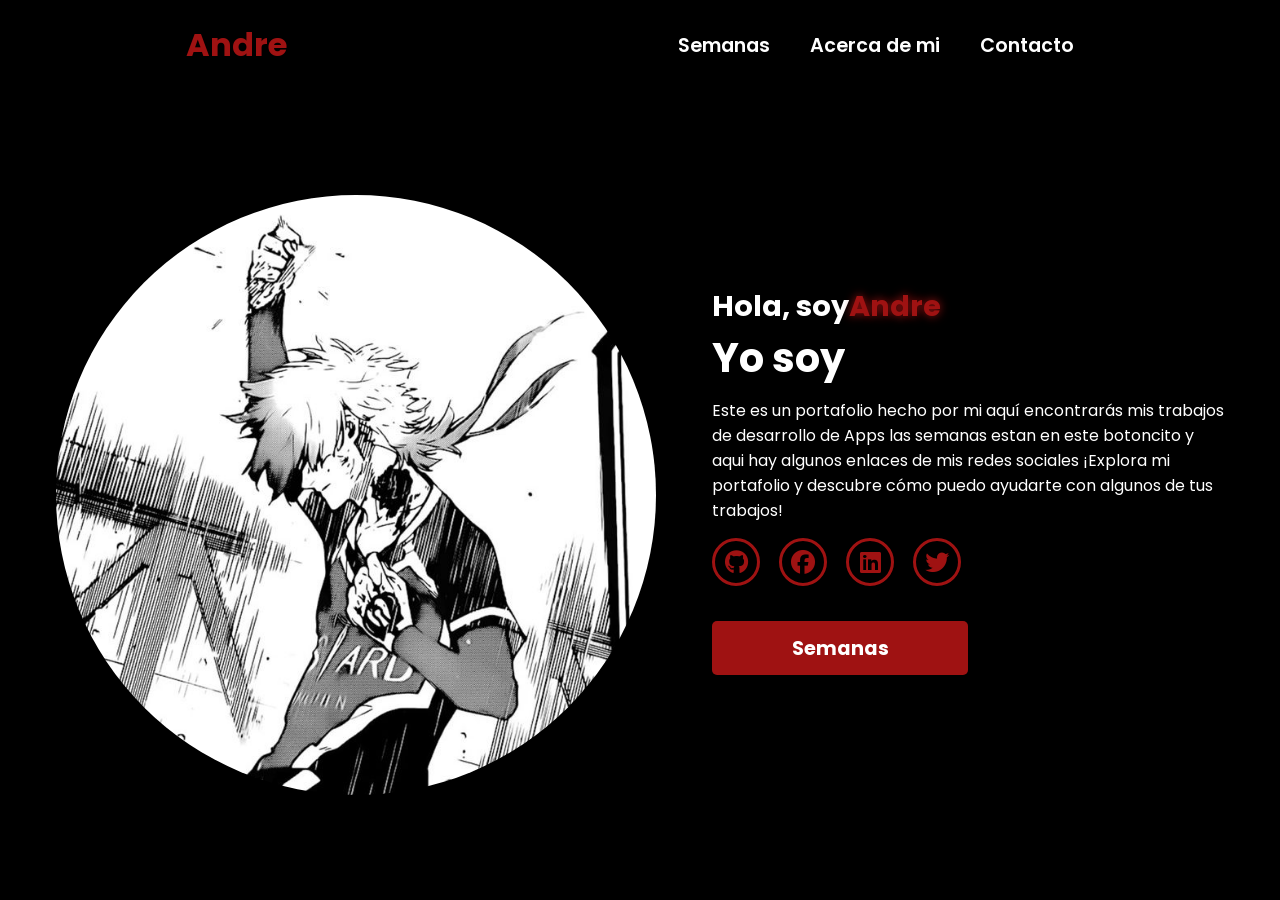
<file: index.html>
<!DOCTYPE html>
<html lang="en">
<head>
    <meta charset="UTF-8">
    <meta name="viewport" content="width=device-width, initial-scale=1.0">
    <link rel="stylesheet" href="https://cdnjs.cloudflare.com/ajax/libs/font-awesome/6.5.1/css/all.min.css">
    <link rel="stylesheet" href="https://unpkg.com/aos@next/dist/aos.css" />
    <link rel="stylesheet" href="style.css">
    <title>Portafolio</title>
</head>
<body>
    <nav>
        <div class="nav-container">
           <div class="logo" data-aos="zoom-in" data-aos-duration="1500">
               <span>Andre</span>
           </div>
           <div class="links">
              <div class="links" data-aos="fade-up" data-aos-duration="1500" data-aos-delay="100"><a href="Semanas.html">Semanas</a></div>
              <div class="links" data-aos="fade-up" data-aos-duration="1500" data-aos-delay="200"><a href="">Acerca de mi</a></div>
              <div class="links" data-aos="fade-up" data-aos-duration="1500" data-aos-delay="300"><a href="">Contacto</a></div>
            </div>
        </div>
        <i class="fa-solid fa-bars hamburg" onclick="hamburg()"></i>
            <div class="dropdown"> 
               <a href="">Semanas</a>
               <a href="">Acerca de mi</a>
               <a href="">Contacto</a>
              <i class="fa-solid fa-xmark cancel" onclick="cance()"></i>
          </div>
    </nav>
    <section>
        <div class="main-container">
            <div class="image" data-aos="zoom-in-right" data-aos-duration="3000" >
                <img src="main.jpg" alt="">
            </div>
            <div class="content">
                <h1 data-aos="fade-rigth" data-aos-duration="1500" data-aos-delay="700">Hola, soy<span>Andre</span></h1>
                <h2 class="typing-text" data-aos="fade-left" data-aos-duration="1500" data-aos-delay="900" >Yo soy<span></span></h2>
                <p data-aos="flip-up" data-aos-duration="1500" data-aos-delay="1100">Este es un portafolio hecho por mi aquí encontrarás mis trabajos de desarrollo de Apps las semanas estan en este botoncito y aqui hay algunos enlaces de mis redes sociales ¡Explora mi portafolio y descubre cómo puedo ayudarte con algunos de tus trabajos!</p>
                <div class="social-links">
                    <a href="" data-aos="zoom-out" data-aos-duration="1500" data-aos-delay="1200"><i class="fa-brands fa-github"></i></a>
                    <a href="" data-aos="zoom-out" data-aos-duration="1500" data-aos-delay="1300"><i class="fa-brands fa-facebook"></i></a>
                    <a href="" data-aos="fade-up" data-aos-duration="1500" data-aos-delay="1400"><i class="fa-brands fa-linkedin"></i></a>
                    <a href="" data-aos="fade-up" data-aos-duration="1500" data-aos-delay="1500"><i class="fa-brands fa-twitter"></i></a>
                </div>
            <div class="btn" data-aos="fade-up" data-aos-duration="1500" data-aos-delay="1700">
                <a href="Semanas.html">
                <button >Semanas</button>
                </a>
            </div>          
        </div>
    </section>
    <script src="https://unpkg.com/aos@next/dist/aos.js"> </script> 
    <script> 
      AOS.init({offset:0});
    </script>
    <script>
        function hamburg(){
            const navbar = document.querySelector(".dropdown")
            navbar.style.transform = "translateY(0px)"
        }
        function cance(){
            const navbar = document.querySelector(".dropdown")
            navbar.style.transform = "translateY(-400px)"
        }
    </script>
</body>
</html>
</file>
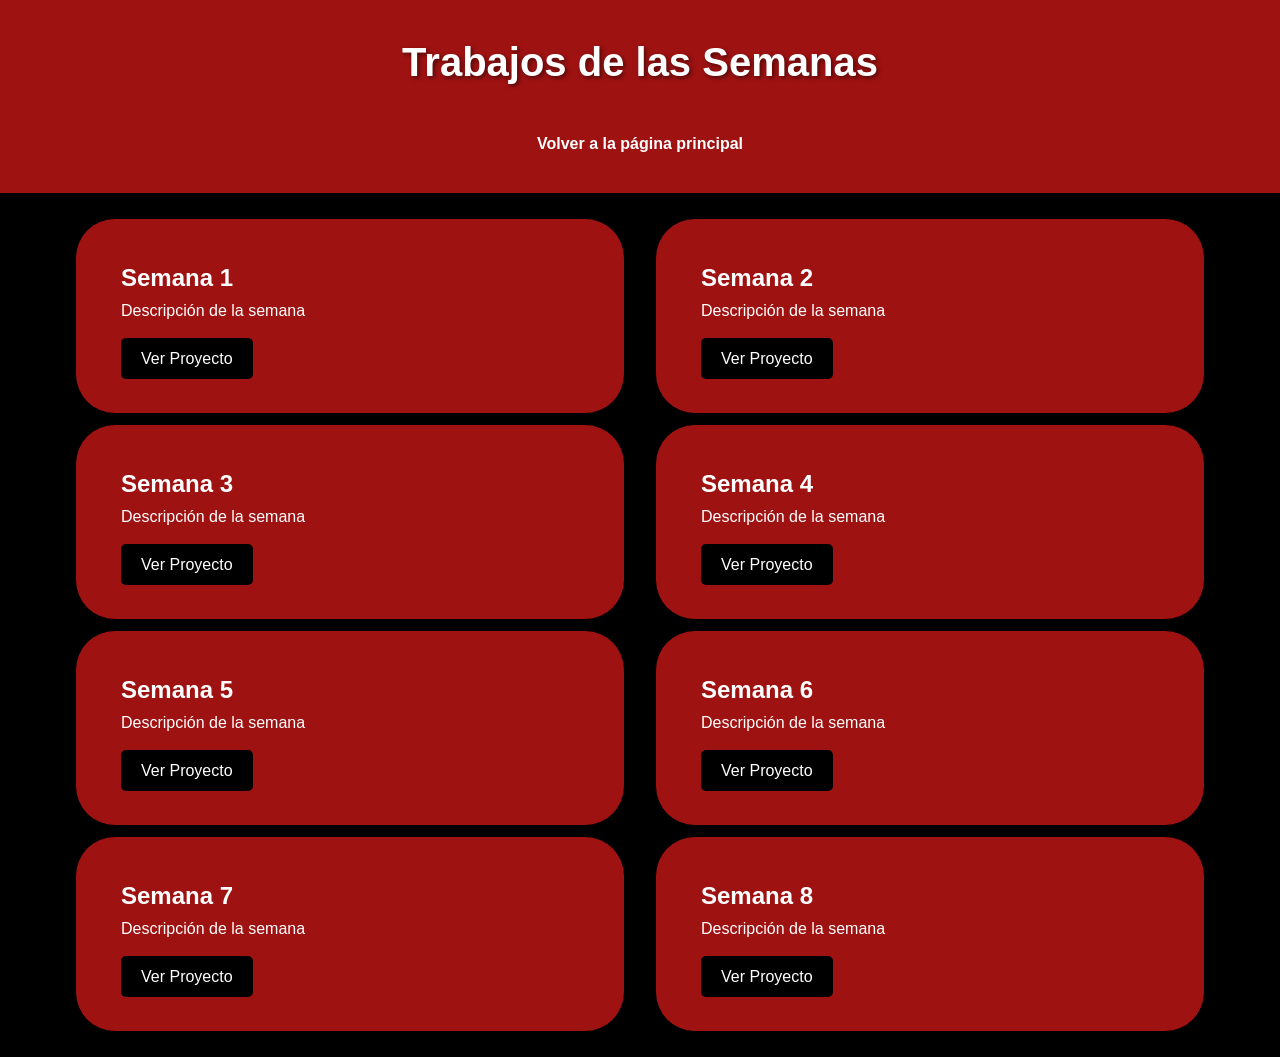
<file: Semanas.html>
<!DOCTYPE html>
<html lang="es">
<head>
  <meta charset="UTF-8">
  <meta name="viewport" content="width=device-width, initial-scale=1.0">
  <title>Tareas por Semanas - Programación de Aplicaciones Móviles Web</title>  
  <link rel="stylesheet" href="style2.css">
  <link rel="stylesheet" href="https://cdnjs.cloudflare.com/ajax/libs/font-awesome/6.0.0-beta3/css/all.min.css">
  

</head>
<body>
    <header>
        <h1><i class=""></i> Trabajos de las  Semanas</h1>
        <nav>
          <ul>
            <li><a href="index.html"><i class="casa"></i> Volver a la página principal</a></li>
          </ul>
        </nav>
  </header>
  <main>
   <section id="proyectos" class="section fade-in">
            <div class="card-deck">
                <div class="card animate-entry">            
                    <div class="card-body">
                        <h5 class="card-title">Semana 1</h5>
                        <p class="card-text">Descripción de la semana</p>
                        <a href="" class="btn btn-primary">Ver Proyecto</a>
                    </div>
                </div>
                <div class="card animate-entry">
                    <div class="card-body">
                        <h5 class="card-title">Semana 2</h5>
                        <p class="card-text">Descripción de la semana</p>
                        <a href="" class="btn btn-primary">Ver Proyecto</a>
                    </div>
                </div>
            </div>
            <div class="card-deck">
                <div class="card animate-entry">
                    <div class="card-body">
                        <h5 class="card-title">Semana 3</h5>
                        <p class="card-text">Descripción de la semana</p>
                        <a href="" class="btn btn-primary">Ver Proyecto</a>
                    </div>
                </div>
                <div class="card animate-entry">
                    <div class="card-body">
                        <h5 class="card-title">Semana 4</h5>
                        <p class="card-text">Descripción de la semana</p>
                        <a href="" class="btn btn-primary">Ver Proyecto</a>
                    </div>
                </div>
            </div>
            <div class="card-deck">
                <div class="card animate-entry">
                    <div class="card-body">
                        <h5 class="card-title">Semana 5</h5>
                        <p class="card-text">Descripción de la semana</p>
                        <a href="link_a_repo" class="btn btn-primary">Ver Proyecto</a>
                    </div>
                </div>
                <div class="card animate-entry">
                    <div class="card-body">
                        <h5 class="card-title">Semana 6</h5>
                        <p class="card-text">Descripción de la semana</p>
                        <a href="link_a_repo" class="btn btn-primary">Ver Proyecto</a>
                    </div>
                </div>
            </div>
            <div class="card-deck">
                <div class="card animate-entry">
                    <div class="card-body">
                        <h5 class="card-title">Semana 7</h5>
                        <p class="card-text">Descripción de la semana </p>
                        <a href="link_a_repo" class="btn btn-primary">Ver Proyecto</a>
                    </div>
                </div>
                <div class="card animate-entry">
                    <div class="card-body">
                        <h5 class="card-title">Semana 8</h5>
                        <p class="card-text">Descripción de la semana</p>
                        <a href="link_a_repo" class="btn btn-primary">Ver Proyecto</a>
                    </div>
                </div>
            </div>
        </section>
  </main>

</body>
</html>
</file>
<file: style.css>
@import url('https://fonts.googleapis.com/css?family=Poppins:wght@100;200;300;400;500;600&display=swap');

*{
    padding: 0;
    margin: 0;
    font-family: 'Poppins',sans-serif;
    box-sizing: border-box;
}

body{
    width: 100%;
    height: 100vh;
    overflow: hidden;
    background-color: black;
}

nav{
    width: 100%;
    height: 10vh;
    position: sticky;
}

.nav-container{
    width: 100%;
    height: 100%;
    display: flex;
    justify-content: space-around;
    align-items: center;

}

.nav-container .logo span{
    font-size: 2rem;
    font-weight: bold;
    color: rgb(159, 18, 18);
}

.hamburg,
.cancel{
    cursor: pointer;
    position: absolute;
    right: 15px;
    top: 10px;
    color: white;
    font-size: clamp(2.5rem, 0.5rem + 5vw, 3rem);
    display: none;
}

.nav-container .links{
    display: flex;
}   

.nav-container .links a{
    font-size: 1.2rem;
    color: white;
    margin: 0 20px;
    text-decoration: none;
    font-weight: 550;
    transition: 0.3s linear;
}

.nav-container .links a:hover{
    color: rgb(159, 18, 18);
    border-bottom: 2px solid rgb(159, 18, 18);
}

.dropdown{
    z-index: 10;
    position: absolute;
    top: 0;
    transform: translateY(-400px);
    width: 100%;
    height: auto;
    backdrop-filter: blur(5px)brightness(40%);
    box-shadow: 0 0 20px black;
    transition: 0.2s linear;
}

.dropdown a{
    display: flex;
    color: white;
    text-decoration: none;
    padding: 10px 0;  
    justify-content: center;
    align-items: center;
    transition: 0.3s linear;
}

.dropdown a:hover{
    background-color: rgb(159, 18, 18);
}

section{
    width: 100%;
    height: 90vh;
}

.main-container{
    width: 100%;
    height: 100%;
    display: flex;
    justify-content: space-evenly;
    align-items: center;
}

.main-container .image{
    width: 600px; 
    height: 600px; 
    overflow: hidden;
    border-radius: 50%;

}

.main-container .image img{
    width: 100%;
    height: 100%;
    object-fit: cover;

    
}

.main-container .image img:hover{
    animation: animate 1.5s ease-in-out infinite;
}

@keyframes animate {
    0% {
        transform: scale(1);
    }
    50% {
        transform: scale(1.05);
    }
    100% {
        transform: scale(1);
    }
}

.main-container .content{
    color: white;
    width: 40%;
    min-height: 100px;
}

.content h1{
    font-size: clamp(1rem, 1rem + 5vw, 1.8rem);
}

.content h1 span{
    font-weight: 700;
    text-shadow: 0 0 10px rgb(159, 18, 18);
    color: rgb(159, 18, 18);
}

.typing-text{
    font-size: clamp(1rem, 1rem + 5vw, 2.5rem);
    font-weight: 700;
    position: relative;  
    
}

.typing-text span::before{
    content: "";
    color: rgb(159, 18, 18);
    animation: words 20s infinite;
}

.typing-text span::after{
    content: "";
    background-color: black;
    position: absolute;
    width: calc(100% + 8px);
    height: 100%;
    border-left: 3px solid black;
    right: -8;
    animation: cursor 0.5s infinite;
}

@keyframes cursor {
    to{
        border-left: 3px solid white;
    }
    
}

@keyframes words {
    0%, 50% {
        content: "Estudiante";
    }
    51%, 100% {
        content: "Programador";
    }

}

.content p{
    font-size: clamp(0.4rem,0.2rem + 9vw, 1rem);
    margin: 10px 0; 
}

.social-links i{
    display: inline-flex;
    justify-content: center;
    align-items: center;
    width: 3rem;
    height: 3rem;
    background-color: transparent;
    border: 0.2rem solid rgb(159, 18, 18);
    border-radius: 50%;
    color: rgb(159, 18, 18);
    margin: 5px 15px 5px 0;
    font-size: 1.5rem;
    transition: 0.2s linear;
}

.social-links i:hover{
    scale: 1.3;
    filter: drop-shadow(0 0 10px rgb(159, 18, 18));
    background-color: rgb(159, 18, 18);
    color: white;
}

.content button{
    width: 50%;
    height: 6vh;
    margin: 30px 0;
    background-color: rgb(159, 18, 18);
    color: white;
    border: none;
    outline: none;
    font-size: 120%;
    font-weight: 700;
    border-radius: 5px;
    transition: 0.2s linear;
}

.content button:hover{
    scale: 1.1;
    color: rgb(159, 18, 18);
    border: 2px solid rgb(159, 18, 18);
    background-color: transparent;
    box-shadow: 0 0 40px 5px rgb(159, 18, 18);

}

@media (max-width:884px) {

    nav .logo{
        position: absolute;
        top: 16px;
        left: 15px;
        font-size: 1.5rem;
    }

    .main-container{
        display: flex; 
        flex-direction: column; 
    }
    .nav-container .links{ 
        display: none; 
    } 
    
    .hamburg, 
    .cancel{ 
        display: block; 
    }

    .main-container .content{
        width: 80%; 
        margin-top: -40px;
    }

    .social-links i{
        width: 2.5rem;
        height: 2.5rem;
        font-size: 1.5rem;
    }

    .typing-text{
        font-size: 2rem;
    }

    .main-container .image{
        z-index: -1;
        width: 50%;
        height: 35%;
    }
    
}

@media (max-width:440px) {
    .main-container .image{
        width: 67%;
        height: 35%;
    }

    .main-container .content{
        width: 80%;
    }

    .main-container button{
         margin-top: 15px;
    }
}
</file>
<file: style2.css>
* {
    margin: 0;
    padding: 0;
    box-sizing: border-box;
}

/* Estilos generales */
body {
    font-family: Arial, sans-serif;
    background-color: black;
}

/* Encabezado */
header {
    background-color: rgb(159, 18, 18);
    color: white;
    padding: 40px;
    text-align: center;
}

header h1 {
  margin: 0 0 20px; /* Espacio debajo del título */
  font-size: 2.5em;
  position: relative;
  z-index: 1;
  text-shadow: 2px 2px 4px rgba(0, 0, 0, 0.5);
}

nav {
  position: relative;
  z-index: 1;
  margin-top: 50px; /* Espacio encima del nav */
}

nav ul {
  list-style: none;
  padding: 0;
  margin: 1em 0 0;
}

nav li {
  display: inline-block;
  margin: 0 20px; /* Espacio entre elementos de nav */
}

nav a {
  color: white;
  text-decoration: none;
  font-weight: bold;
  transition: color 0.3s ease, transform 0.3s ease;
  display: inline-block;
}

nav a:hover {
    color: white; /* Cambia de color al pasar el mouse */
    border-bottom: 2px solid white; /* Agrega un borde inferior */
}

/* Sección principal */
main {
    padding: 20px;
}

/* Estilos de la sección de proyectos */
#proyectos {
    display: flex;
    flex-direction: column;
    align-items: center; /* Centra los elementos hijos */
}

/* Estilos de la tarjeta */
.card-deck {
    display: flex;
    flex-wrap: wrap; /* Permite que las tarjetas se ajusten */
    justify-content: center; /* Centra las tarjetas horizontalmente */
    gap: 20px; /* Espacio entre las tarjetas */
}

.card {
    background-color: rgb(159, 18, 18);
    border: 1px solid black;
    border-radius: 40px;
    width: 550px; 
    padding: 25px;
    box-shadow: 0 2px 5px rgba(0, 0, 0, 0.1);
    overflow: hidden; /* Evita desbordamiento */
    transition: transform 0.2s; /* Efecto de transición al pasar el mouse */
    margin: 5px;
}

.card:hover {
    transform: scale(1.05); /* Agranda la tarjeta al pasar el mouse */
}

.card-img-top {
    width: 100%;
    height: auto; /* Mantiene la proporción de la imagen */
}

.card-body {
    padding: 20px; /* Aumenta el espaciado interno */
}

.card-title {
    font-size: 1.5em; /* Aumenta el tamaño del título */
    margin-bottom: 10px;
    color: white;
}

.card-text {
    font-size: 1em; /* Aumenta el tamaño del texto */
    margin-bottom: 30px;
    color: white;
}

.btn-primary {
    background-color: black;
    color: white;
    padding: 12px 20px; /* Aumenta el espaciado del botón */
    border: none;
    border-radius: 5px;
    text-decoration: none;
}

/* Efecto hover para el botón */
.btn-primary:hover {
    scale: 1.1;
    color: white;
    border: 2px solid black;
    background-color: black;
    box-shadow: 0 0 40px 5px white;
}

@media (max-width: 768px) {
    .card-deck {
        flex-direction: column; /* Hace que las tarjetas se apilen verticalmente */
        align-items: center; /* Centra las tarjetas */
    }

    .card {
        width: 100%; /* Las tarjetas ocupan el 90% del ancho de la pantalla */
        max-width: 100%; /* Evita desbordamientos */
        margin: 10px 0; /* Espaciado entre tarjetas */
    }

    /* Ajusta el espaciado en el botón */
    .btn-primary {
        width: 100%; /* El botón ocupa todo el ancho de la tarjeta */
        text-align: center;
        padding: 10px;
    }

    /* Ajusta el tamaño del texto para móviles */
    .card-title {
        font-size: 1.3em;
    }

    .card-text {
        font-size: 0.9em;
    }

    header h1 {
        font-size: 2em; /* Reduce el tamaño del título para móviles */
    }
}
</file>
